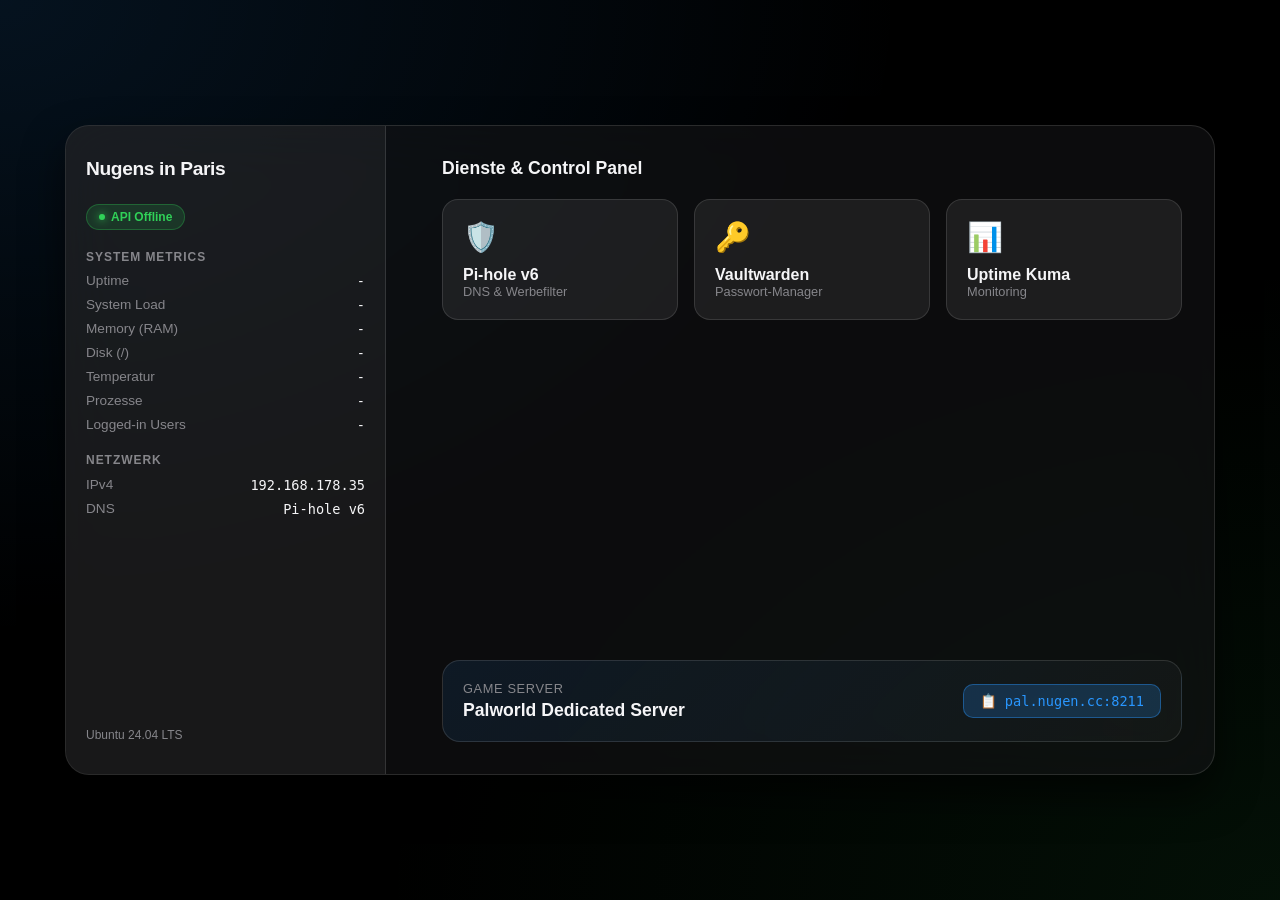
<file: index.html>
<!DOCTYPE html>
<html lang="de">
<head>
    <meta charset="UTF-8">
    <meta name="viewport" content="width=device-width, initial-scale=1.0">
    <title>Nugens in Paris</title>
    <style>
        :root {
            --bg-color: #000000;
            --sidebar-bg: rgba(255, 255, 255, 0.05);
            --card-bg: rgba(255, 255, 255, 0.07);
            --card-border: rgba(255, 255, 255, 0.12);
            --card-hover: rgba(255, 255, 255, 0.14);
            --text-primary: #f5f5f7;
            --text-secondary: #86868b;
            --accent-blue: #2997ff;
            --accent-green: #30d158;
            --blur-amount: 30px;
        }

        * {
            box-sizing: border-box;
            margin: 0;
            padding: 0;
        }

        body {
            font-family: -apple-system, BlinkMacSystemFont, "SF Pro Display", "SF Pro Text", "Helvetica Neue", Helvetica, Arial, sans-serif;
            background-color: var(--bg-color);
            background-image: 
                radial-gradient(at 0% 0%, rgba(41, 151, 255, 0.12) 0px, transparent 50%),
                radial-gradient(at 100% 100%, rgba(48, 209, 88, 0.08) 0px, transparent 50%);
            background-attachment: fixed;
            color: var(--text-primary);
            min-height: 100vh;
            display: flex;
            justify-content: center;
            align-items: center;
            padding: 2rem;
            -webkit-font-smoothing: antialiased;
        }

        .app-shell {
            display: grid;
            grid-template-columns: 320px 1fr;
            gap: 1.5rem;
            max-width: 1150px;
            width: 100%;
            min-height: 650px;
            background: rgba(20, 20, 22, 0.6);
            backdrop-filter: blur(var(--blur-amount));
            -webkit-backdrop-filter: blur(var(--blur-amount));
            border: 1px solid var(--card-border);
            border-radius: 24px;
            overflow: hidden;
            box-shadow: 0 20px 40px rgba(0,0,0,0.6);
        }

        .sidebar {
            background: var(--sidebar-bg);
            border-right: 1px solid var(--card-border);
            padding: 2rem 1.25rem;
            display: flex;
            flex-direction: column;
            justify-content: space-between;
        }

        .brand {
            font-size: 1.2rem;
            font-weight: 700;
            letter-spacing: -0.02em;
            margin-bottom: 1.5rem;
        }

        .status-pill {
            display: inline-flex;
            align-items: center;
            gap: 6px;
            background: rgba(48, 209, 88, 0.15);
            border: 1px solid rgba(48, 209, 88, 0.3);
            color: var(--accent-green);
            padding: 0.3rem 0.75rem;
            border-radius: 99px;
            font-size: 0.75rem;
            font-weight: 600;
        }

        .status-dot {
            width: 6px;
            height: 6px;
            border-radius: 50%;
            background-color: var(--accent-green);
            box-shadow: 0 0 8px var(--accent-green);
        }

        .sidebar-section {
            margin-top: 1.25rem;
        }

        .sidebar-title {
            font-size: 0.75rem;
            text-transform: uppercase;
            letter-spacing: 0.08em;
            color: var(--text-secondary);
            margin-bottom: 0.6rem;
            font-weight: 600;
        }

        .info-list {
            display: flex;
            flex-direction: column;
            gap: 0.5rem;
            font-size: 0.85rem;
        }

        .info-item {
            display: flex;
            justify-content: space-between;
            color: var(--text-secondary);
            gap: 1rem;
        }

        .info-value {
            color: var(--text-primary);
            font-weight: 500;
            font-family: SFMono-Regular, Consolas, monospace;
            text-align: right;
        }

        .content {
            padding: 2rem;
            display: flex;
            flex-direction: column;
            justify-content: space-between;
        }

        .section-header {
            font-size: 1.1rem;
            font-weight: 600;
            margin-bottom: 1.25rem;
            color: var(--text-primary);
        }

        .grid {
            display: grid;
            grid-template-columns: repeat(auto-fit, minmax(180px, 1fr));
            gap: 1rem;
            margin-bottom: 2rem;
        }

        .card {
            background: var(--card-bg);
            border: 1px solid var(--card-border);
            border-radius: 16px;
            padding: 1.25rem;
            text-decoration: none;
            color: inherit;
            transition: all 0.2s ease;
            display: flex;
            flex-direction: column;
            gap: 0.75rem;
        }

        .card:hover {
            background: var(--card-hover);
            transform: translateY(-3px);
            border-color: rgba(255, 255, 255, 0.25);
        }

        .card-icon { font-size: 1.8rem; }
        .card-title { font-size: 1rem; font-weight: 600; }
        .card-sub { font-size: 0.8rem; color: var(--text-secondary); }

        .pal-card {
            background: linear-gradient(135deg, rgba(41, 151, 255, 0.1), rgba(255, 255, 255, 0.03));
            border: 1px solid var(--card-border);
            border-radius: 18px;
            padding: 1.25rem;
            display: flex;
            justify-content: space-between;
            align-items: center;
        }

        .copy-btn {
            background: rgba(41, 151, 255, 0.2);
            border: 1px solid rgba(41, 151, 255, 0.4);
            color: var(--accent-blue);
            padding: 0.5rem 1rem;
            border-radius: 10px;
            font-family: SFMono-Regular, Consolas, monospace;
            font-size: 0.85rem;
            cursor: pointer;
            transition: background 0.2s;
        }

        .copy-btn:hover { background: rgba(41, 151, 255, 0.35); }

        @media (max-width: 768px) {
            .app-shell { grid-template-columns: 1fr; }
            .sidebar { border-right: none; border-bottom: 1px solid var(--card-border); }
        }
    </style>
</head>
<body>

<div class="app-shell">
    <!-- Links: Sidebar -->
    <div class="sidebar">
        <div>
            <div class="brand">Nugens in Paris</div>

            <div style="margin-bottom: 1rem;">
                <div class="status-pill">
                    <span class="status-dot"></span>
                    <span id="server-status">Server Online</span>
                </div>
            </div>

            <!-- Server Performance Metrics -->
            <div class="sidebar-section">
                <div class="sidebar-title">System Metrics</div>
                <div class="info-list">
                    <div class="info-item"><span>Uptime</span><span class="info-value" id="sys-uptime">-</span></div>
                    <div class="info-item"><span>System Load</span><span class="info-value" id="sys-load">-</span></div>
                    <div class="info-item"><span>Memory (RAM)</span><span class="info-value" id="sys-ram">-</span></div>
                    <div class="info-item"><span>Disk (/)</span><span class="info-value" id="sys-disk">-</span></div>
                    <div class="info-item"><span>Temperatur</span><span class="info-value" id="sys-temp">-</span></div>
                    <div class="info-item"><span>Prozesse</span><span class="info-value" id="sys-procs">-</span></div>
                    <div class="info-item"><span>Logged-in Users</span><span class="info-value" id="sys-users">-</span></div>
                </div>
            </div>

            <!-- Network Details -->
            <div class="sidebar-section">
                <div class="sidebar-title">Netzwerk</div>
                <div class="info-list">
                    <div class="info-item"><span>IPv4</span><span class="info-value">192.168.178.35</span></div>
                    <div class="info-item"><span>DNS</span><span class="info-value">Pi-hole v6</span></div>
                </div>
            </div>
        </div>

        <div style="font-size: 0.75rem; color: var(--text-secondary); margin-top: 1.5rem;">
            Ubuntu 24.04 LTS
        </div>
    </div>

    <!-- Rechts: Haupt-Anwendungen -->
    <div class="content">
        <div>
            <div class="section-header">Dienste & Control Panel</div>
            <div class="grid">
                <a href="http://192.168.178.35:8088/admin" target="_blank" class="card">
                    <div class="card-icon">🛡️</div>
                    <div>
                        <div class="card-title">Pi-hole v6</div>
                        <div class="card-sub">DNS & Werbefilter</div>
                    </div>
                </a>

                <a href="https://pw.nugen.cc" target="_blank" class="card">
                    <div class="card-icon">🔑</div>
                    <div>
                        <div class="card-title">Vaultwarden</div>
                        <div class="card-sub">Passwort-Manager</div>
                    </div>
                </a>

                <a href="http://192.168.178.35:3001" target="_blank" class="card">
                    <div class="card-icon">📊</div>
                    <div>
                        <div class="card-title">Uptime Kuma</div>
                        <div class="card-sub">Monitoring</div>
                    </div>
                </a>
            </div>
        </div>

        <div class="pal-card">
            <div>
                <div style="font-size: 0.8rem; color: var(--text-secondary); text-transform: uppercase; letter-spacing: 0.05em; margin-bottom: 0.25rem;">Game Server</div>
                <div style="font-size: 1.1rem; font-weight: 600;">Palworld Dedicated Server</div>
            </div>
            <button class="copy-btn" onclick="copyAddress('pal.nugen.cc:8211')">
                📋 pal.nugen.cc:8211
            </button>
        </div>
    </div>
</div>

<script>
    function copyAddress(text) {
        navigator.clipboard.writeText(text);
        alert('Server-Adresse kopiert: ' + text);
    }

    function formatVal(val) {
        if (!val && val !== 0) return '-';
        if (typeof val === 'object' && val !== null) {
            return val.percent !== undefined ? (val.percent + '%') : JSON.stringify(val);
        }
        return val;
    }

    async function fetchServerStats() {
        try {
            const response = await fetch('https://api.nugen.cc/api/stats');

            if (response.ok) {
                const data = await response.json();
                
                document.getElementById('sys-uptime').innerText = formatVal(data.uptime);
                document.getElementById('sys-load').innerText = formatVal(data.load);
                document.getElementById('sys-ram').innerText = formatVal(data.memory);
                document.getElementById('sys-disk').innerText = formatVal(data.disk);
                document.getElementById('sys-temp').innerText = data.temp ? (data.temp + ' °C') : '-';
                document.getElementById('sys-procs').innerText = formatVal(data.processes);
                document.getElementById('sys-users').innerText = formatVal(data.users);
            }
        } catch (e) {
            console.log('API nicht erreichbar:', e);
            document.getElementById('server-status').innerText = 'API Offline';
        }
    }

    fetchServerStats();
    setInterval(fetchServerStats, 10000);
</script>

</body>
</html>
</file>
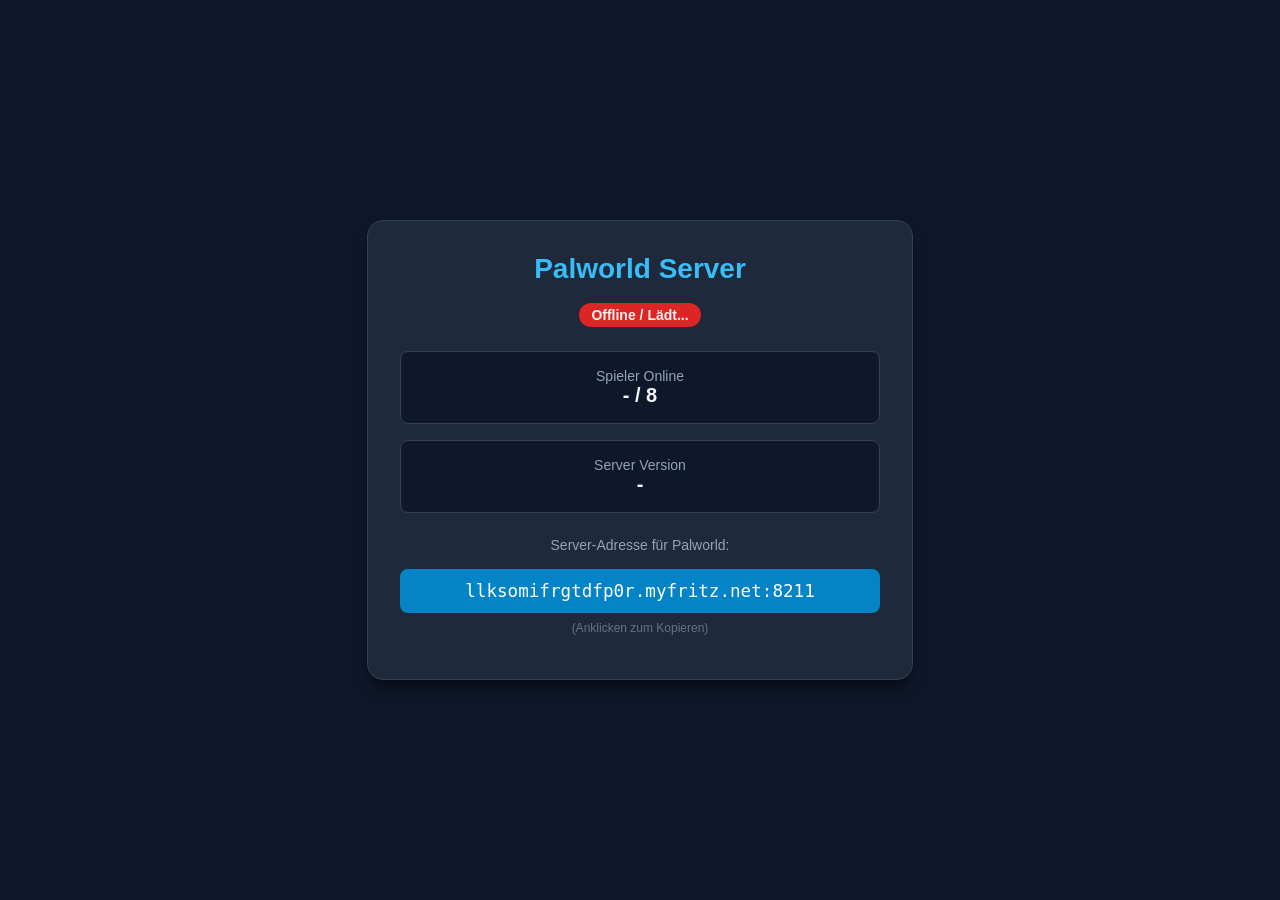
<file: html/index.html>
<!DOCTYPE html>
<html lang="de">
<head>
    <meta charset="UTF-8">
    <meta name="viewport" content="width=device-width, initial-scale=1.0">
    <title>Palworld Server Dashboard</title>
    <style>
        body { font-family: 'Segoe UI', Tahoma, Geneva, Verdana, sans-serif; background-color: #0f172a; color: #f8fafc; display: flex; justify-content: center; align-items: center; min-height: 100vh; margin: 0; }
        .card { background-color: #1e293b; padding: 2rem; border-radius: 1rem; box-shadow: 0 10px 15px -3px rgba(0,0,0,0.5); max-width: 480px; width: 100%; text-align: center; border: 1px solid #334155; }
        h1 { margin-top: 0; color: #38bdf8; font-size: 1.75rem; }
        .status-badge { display: inline-block; padding: 0.25rem 0.75rem; border-radius: 9999px; font-weight: bold; font-size: 0.875rem; margin-bottom: 1.5rem; }
        .online { background-color: #059669; color: #ecfdf5; }
        .offline { background-color: #dc2626; color: #fef2f2; }
        .stat-box { background-color: #0f172a; padding: 1rem; border-radius: 0.5rem; margin-bottom: 1rem; border: 1px solid #334155; }
        .stat-label { font-size: 0.875rem; color: #94a3b8; }
        .stat-value { font-size: 1.25rem; font-weight: bold; color: #f1f5f9; }
        .address-box { background-color: #0284c7; color: white; padding: 0.75rem; border-radius: 0.5rem; font-family: monospace; font-size: 1.1rem; word-break: break-all; margin-top: 1rem; cursor: pointer; }
    </style>
</head>
<body>
    <div class="card">
        <h1>Palworld Server</h1>
        <div id="status" class="status-badge offline">Prüfe Status...</div>
        
        <div class="stat-box">
            <div class="stat-label">Spieler Online</div>
            <div id="players" class="stat-value">- / 8</div>
        </div>

        <div class="stat-box">
            <div class="stat-label">Server Version</div>
            <div id="version" class="stat-value">-</div>
        </div>

        <div class="stat-label" style="margin-top: 1.5rem;">Server-Adresse für Palworld:</div>
        <div class="address-box" onclick="navigator.clipboard.writeText('llksomifrgtdfp0r.myfritz.net:8211'); alert('Adresse kopiert!');">
            llksomifrgtdfp0r.myfritz.net:8211
        </div>
        <p style="font-size: 0.75rem; color: #64748b; margin-top: 0.5rem;">(Anklicken zum Kopieren)</p>
    </div>

    <script>
        async function fetchStats() {
            try {
                // REST API Aufruf an den Palworld Docker Container
                const response = await fetch('http://' + window.location.hostname + ':8212/v1/api/info', {
                    headers: { 'Authorization': 'Basic ' + btoa('admin:MeinAdminPasswort123') }
                });
                if (response.ok) {
                    const data = await response.json();
                    document.getElementById('status').innerText = 'Online';
                    document.getElementById('status').className = 'status-badge online';
                    document.getElementById('version').innerText = data.version || 'Aktiv';
                } else {
                    throw new Error();
                }
            } catch (e) {
                document.getElementById('status').innerText = 'Offline / Lädt...';
                document.getElementById('status').className = 'status-badge offline';
            }
        }
        fetchStats();
        setInterval(fetchStats, 30000);
    </script>
</body>
</html>
</file>
